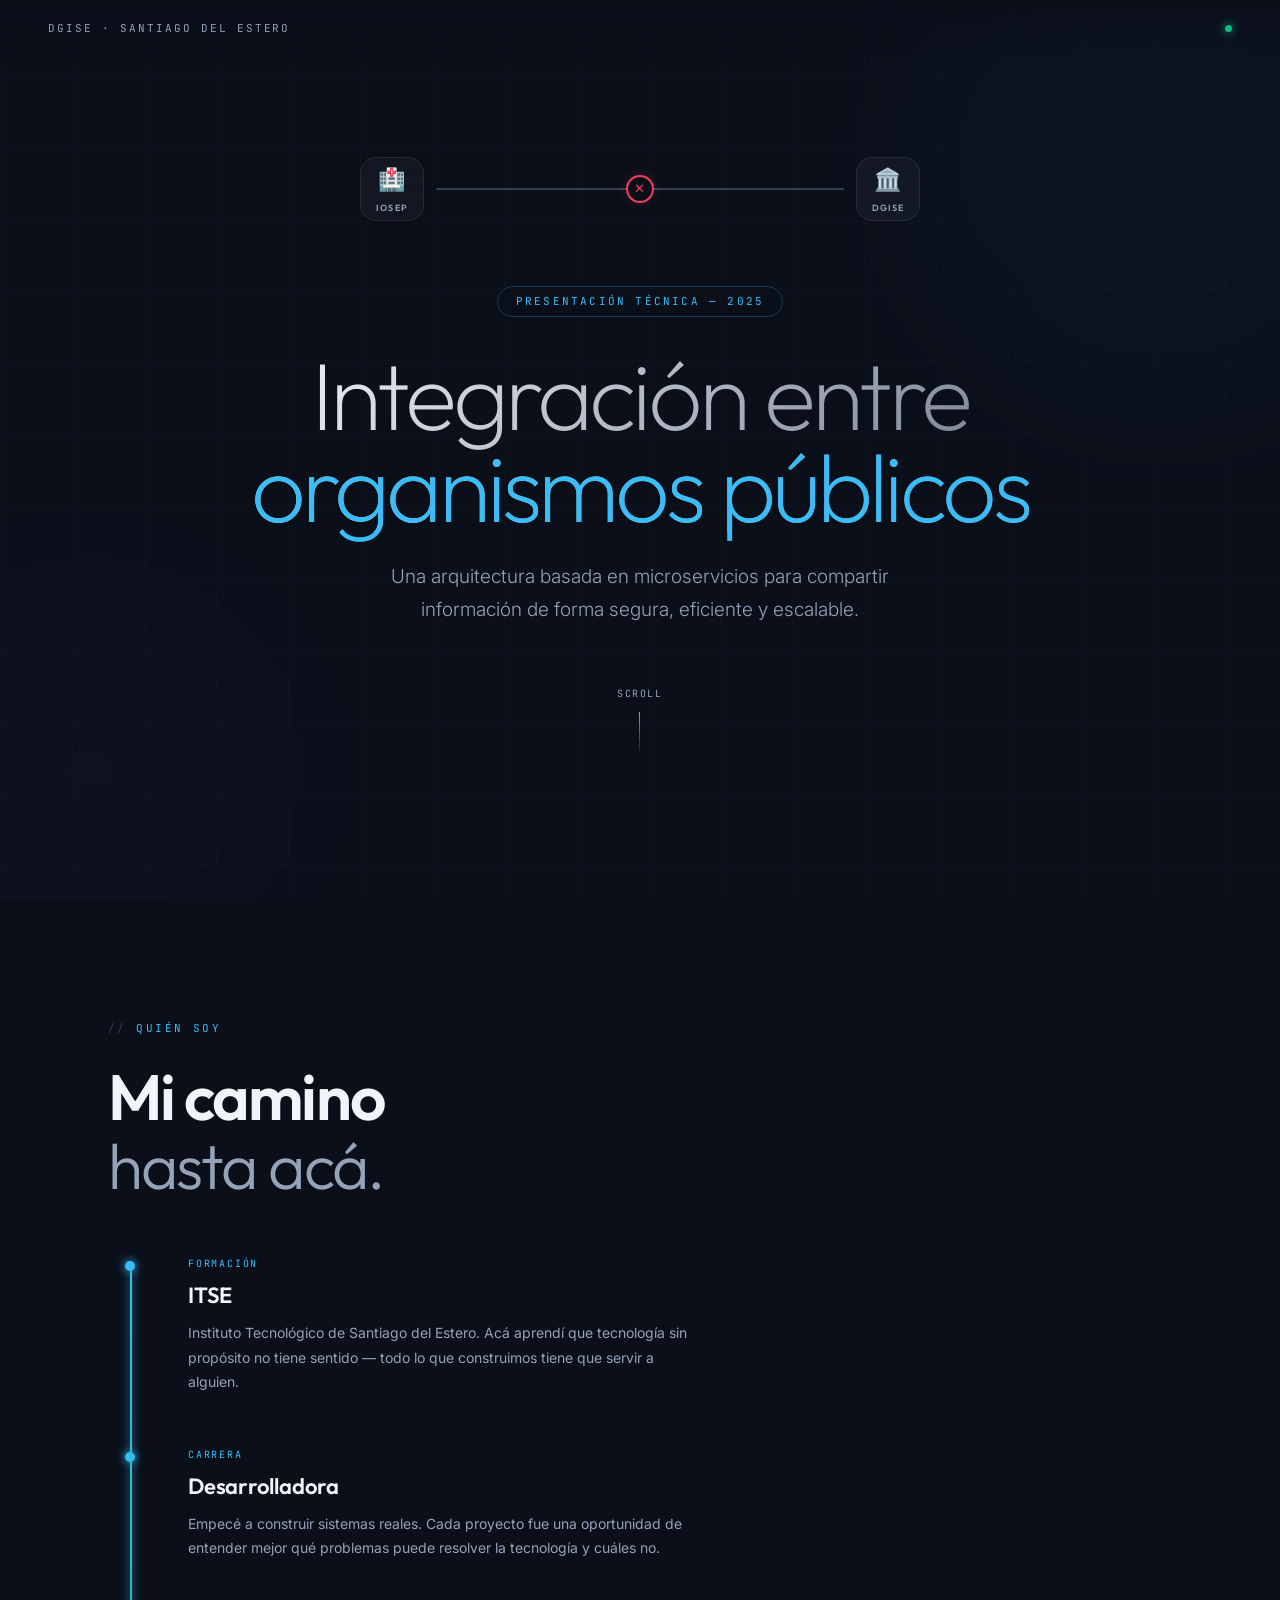
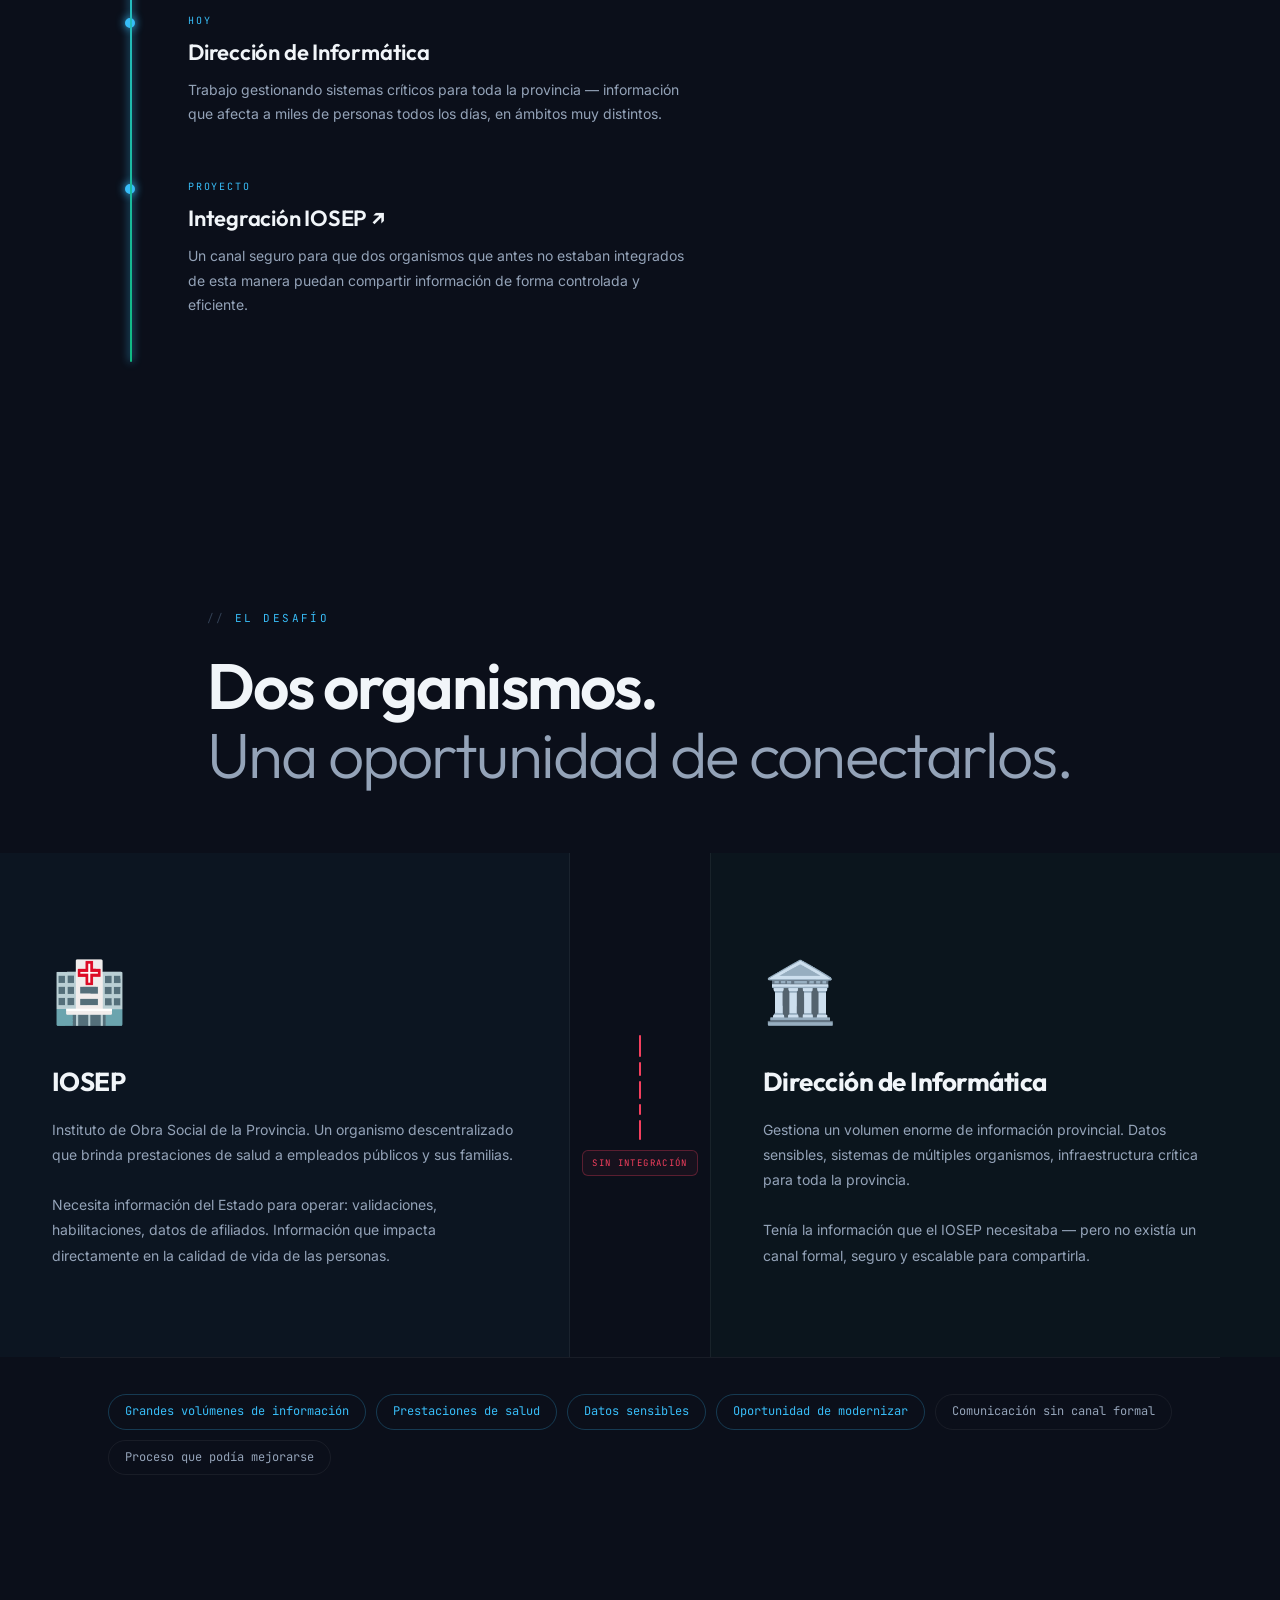
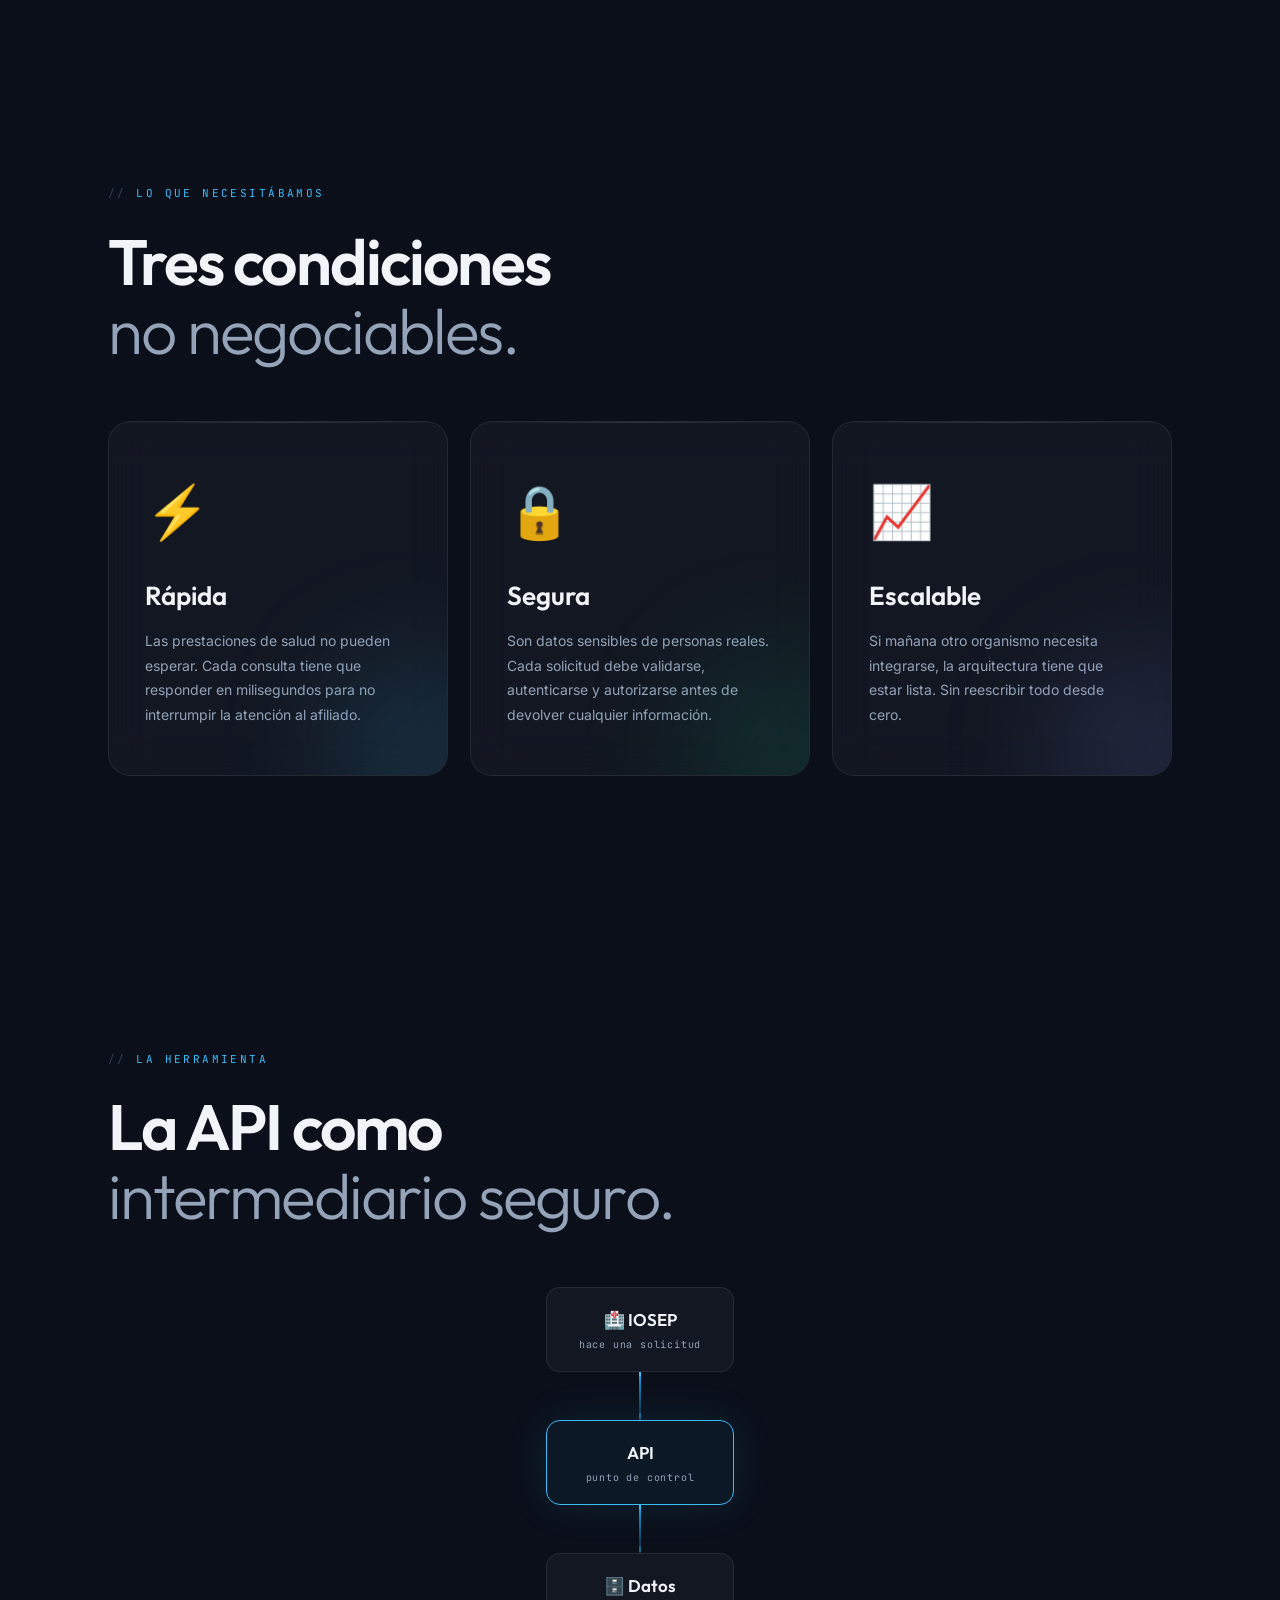
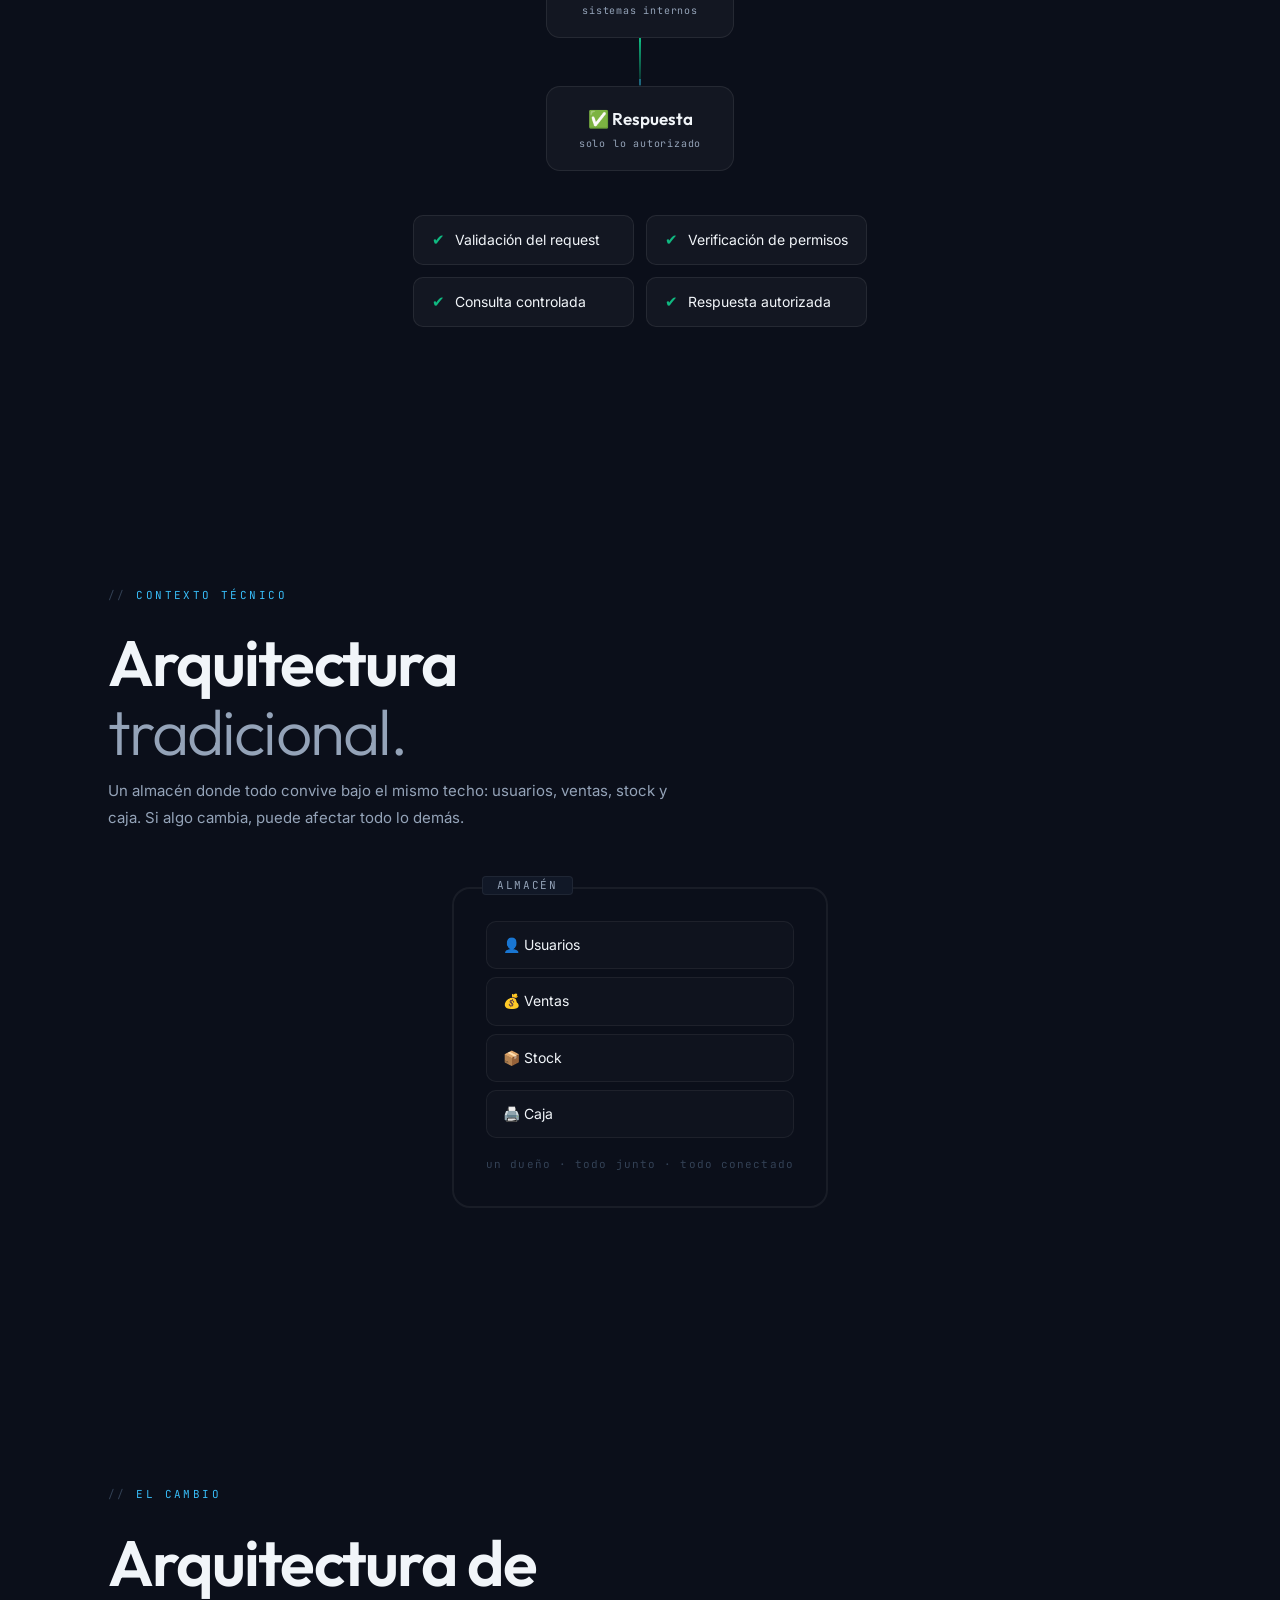
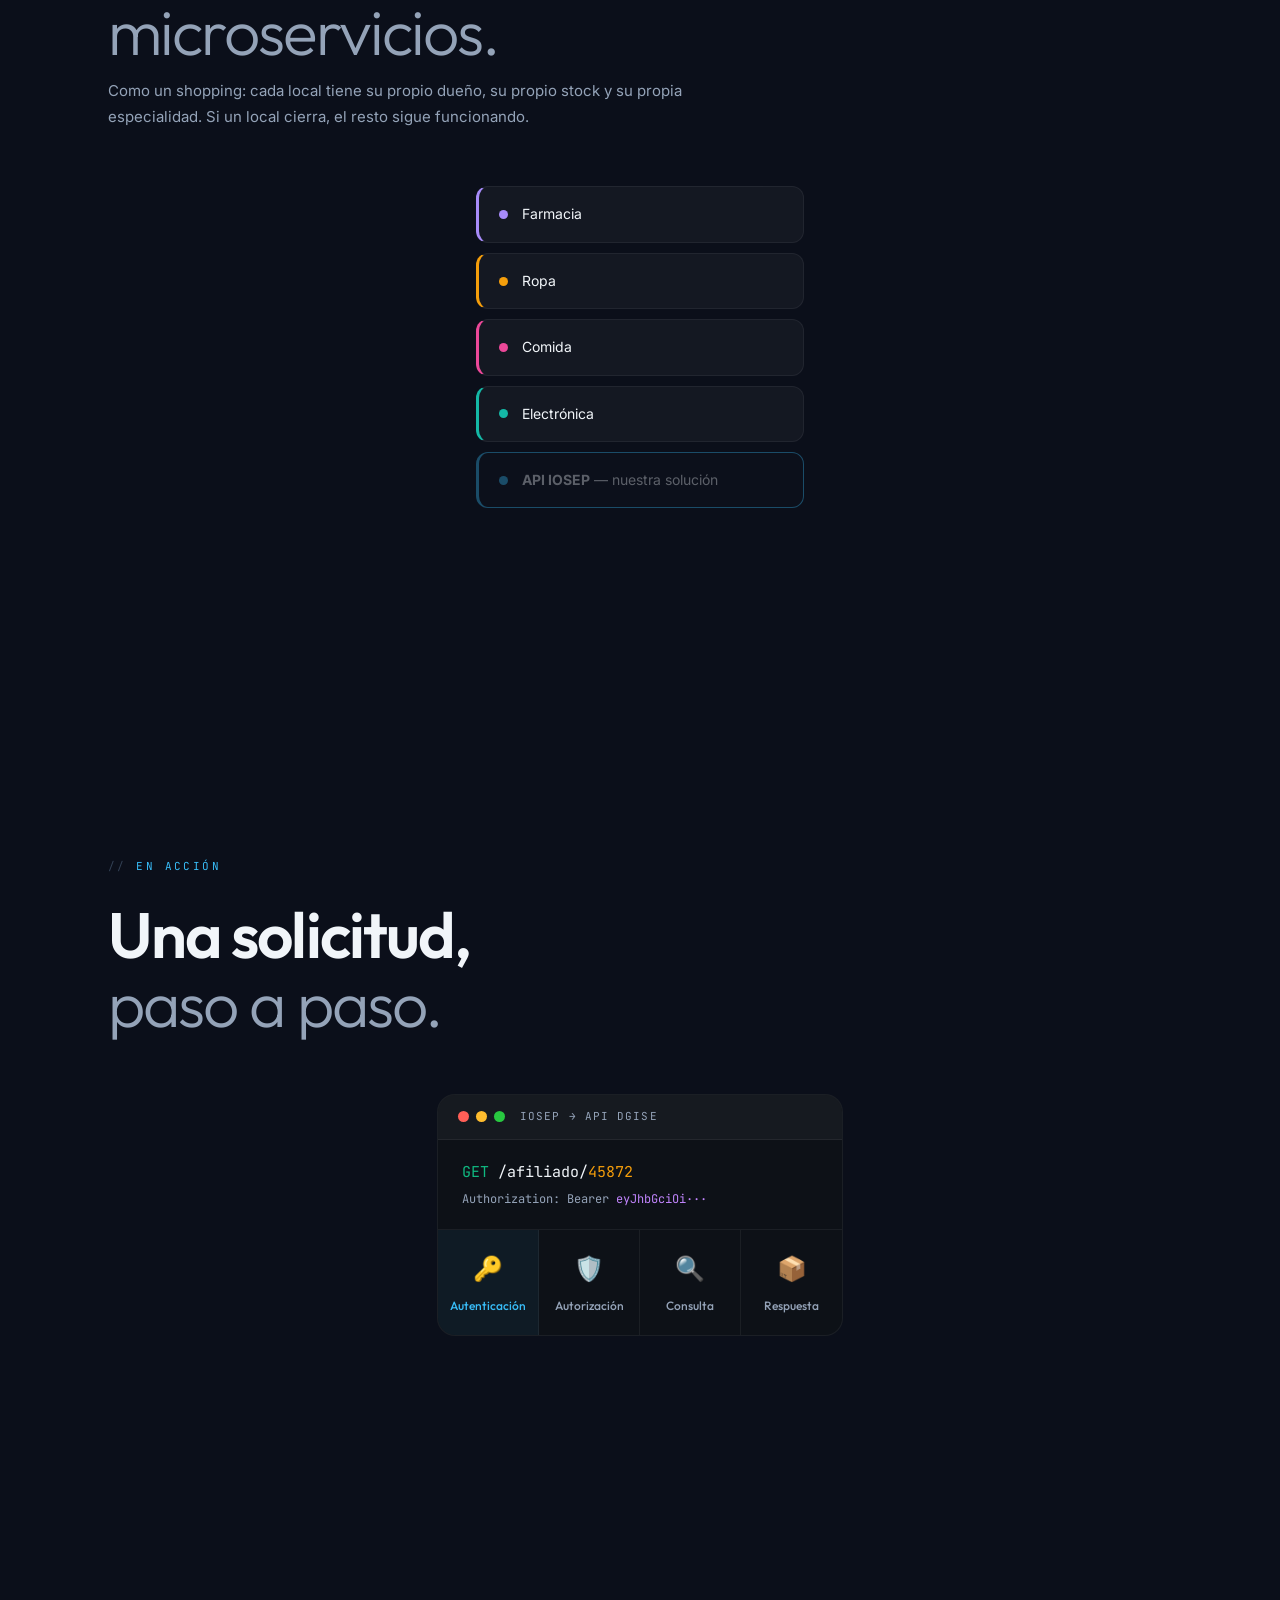
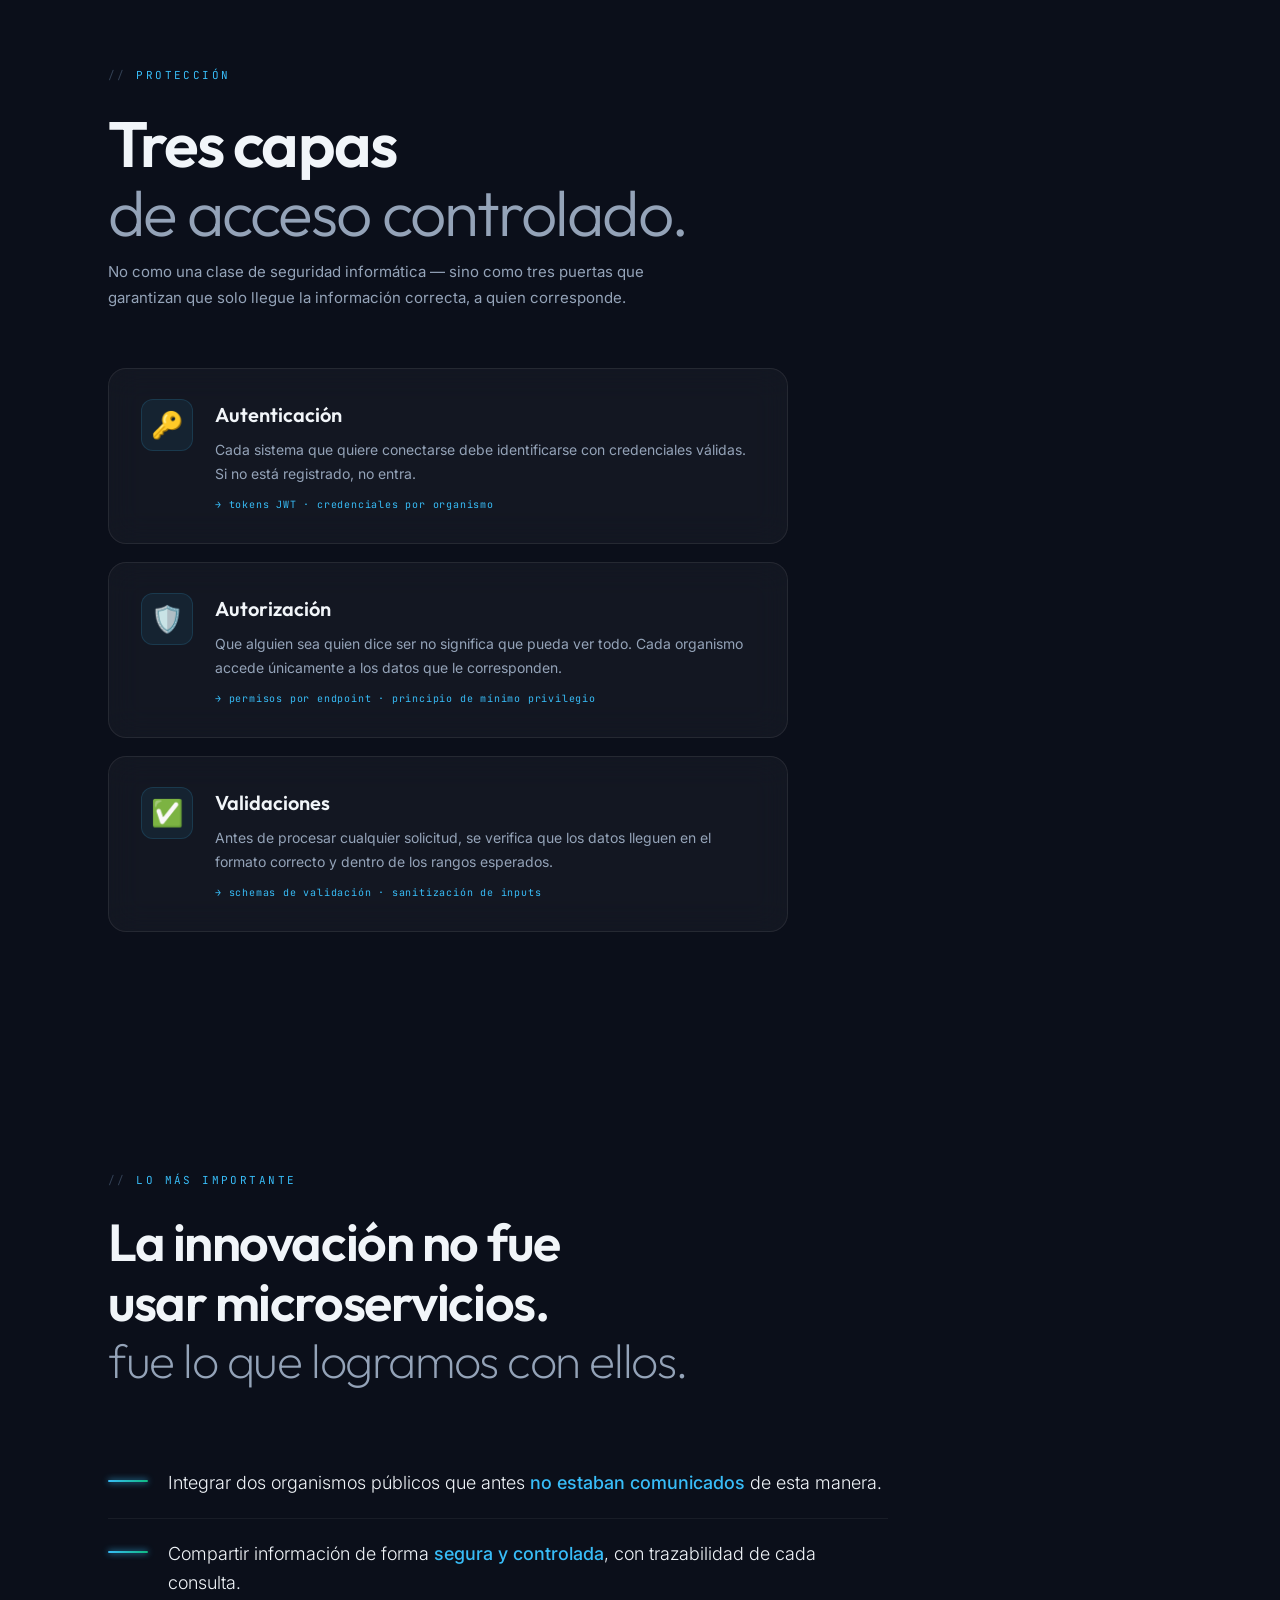
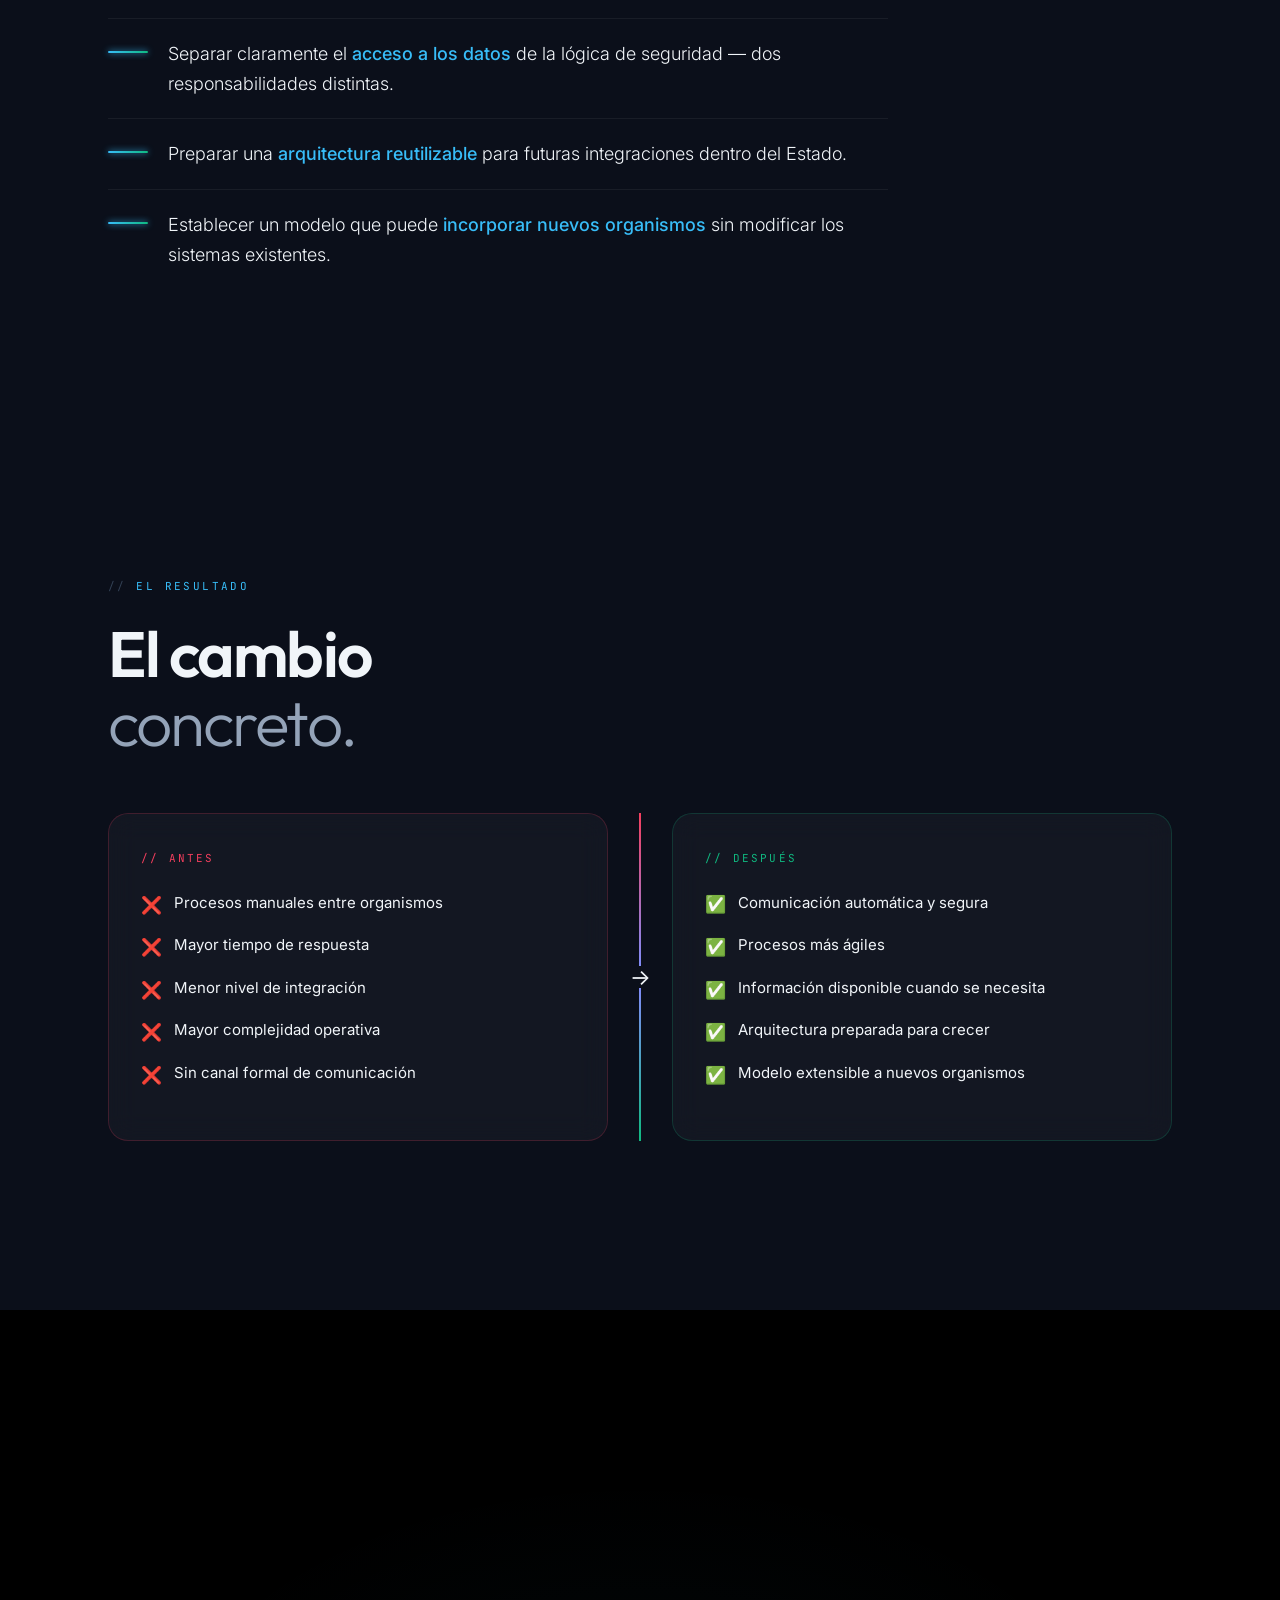
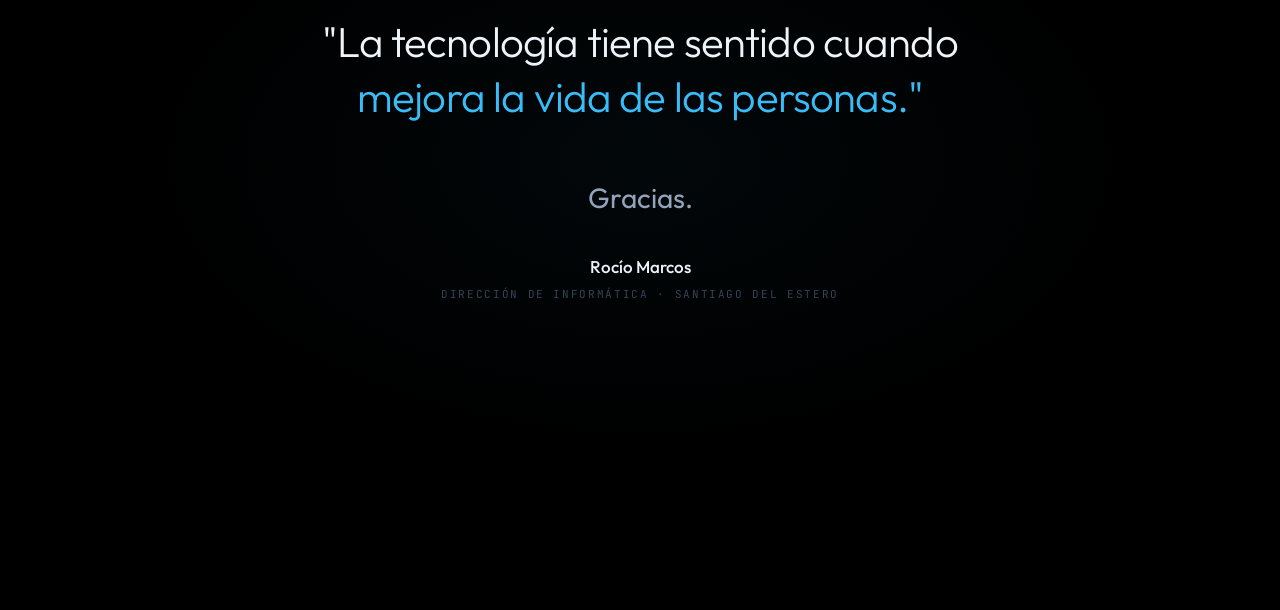
<file: index.html>
<!DOCTYPE html>
<html lang="es">
<head>
<meta charset="UTF-8">
<meta name="viewport" content="width=device-width, initial-scale=1.0">
<title>Integración IOSEP — Rocío Marcos</title>
<link rel="preconnect" href="https://fonts.googleapis.com">
<link href="https://fonts.googleapis.com/css2?family=Outfit:wght@200;300;400;600;700&family=Inter:wght@300;400;500&family=JetBrains+Mono:wght@400;500&display=swap" rel="stylesheet">
<style>
/* ═══════════════════════════════════════════
   RESET & BASE
═══════════════════════════════════════════ */
*, *::before, *::after { box-sizing: border-box; margin: 0; padding: 0; }

:root {
  --bg:        #0b0f1a;
  --bg-card:   #111827;
  --sky:       #38bdf8;
  --sky-dim:   #0ea5e9;
  --sky-glow:  rgba(56,189,248,0.12);
  --green:     #10b981;
  --green-glow:rgba(16,185,129,0.15);
  --red:       #f43f5e;
  --red-glow:  rgba(244,63,94,0.15);
  --indigo:    #818cf8;
  --white:     #f1f5f9;
  --gray:      #94a3b8;
  --gray-dim:  #334155;
  --border:    rgba(255,255,255,0.06);
  --glass-bg:  rgba(255,255,255,0.035);
  --glass-bdr: rgba(255,255,255,0.08);
  --radius:    18px;
}

html { scroll-behavior: smooth; font-size: 16px; }

body {
  background: var(--bg);
  color: var(--white);
  font-family: 'Inter', sans-serif;
  overflow-x: hidden;
  line-height: 1.6;
  -webkit-font-smoothing: antialiased;
}

/* ─ scrollbar ─ */
::-webkit-scrollbar { width: 3px; }
::-webkit-scrollbar-track { background: var(--bg); }
::-webkit-scrollbar-thumb { background: var(--sky-dim); border-radius: 2px; }

/* ─ progress bar ─ */
#pbar {
  position: fixed; top: 0; left: 0; height: 2px; z-index: 9999;
  background: linear-gradient(90deg, var(--sky), var(--green));
  width: 0%; transition: width 0.1s linear;
  box-shadow: 0 0 6px var(--sky);
}

/* ─ nav ─ */
#nav {
  position: fixed; top: 0; left: 0; right: 0; z-index: 100;
  padding: 20px 48px;
  display: flex; justify-content: space-between; align-items: center;
  background: linear-gradient(to bottom, rgba(11,15,26,0.9) 0%, transparent 100%);
  backdrop-filter: blur(0px);
}
.nav-id {
  font-family: 'JetBrains Mono', monospace;
  font-size: 11px; color: var(--gray); letter-spacing: 0.18em;
  text-transform: uppercase;
}
.nav-pulse {
  width: 7px; height: 7px; border-radius: 50%;
  background: var(--green);
  box-shadow: 0 0 10px var(--green);
  animation: blink 2.4s ease-in-out infinite;
}
@keyframes blink { 0%,100%{opacity:1;} 50%{opacity:.3;} }

/* ─ general section ─ */
.sec {
  min-height: 100vh;
  padding: 120px 48px;
  max-width: 1160px;
  margin: 0 auto;
  display: flex; flex-direction: column; justify-content: center;
}
.sec-full {
  min-height: 100vh;
  padding: 120px 0;
  display: flex; flex-direction: column; justify-content: center;
}

/* ─ eyebrow ─ */
.eyebrow {
  font-family: 'JetBrains Mono', monospace;
  font-size: 11px; letter-spacing: 0.22em;
  color: var(--sky); text-transform: uppercase;
  margin-bottom: 24px;
  opacity: 0; transition: opacity .6s, transform .6s;
  transform: translateY(8px);
}
.eyebrow::before { content: '// '; color: var(--gray-dim); }
.eyebrow.in { opacity: 1; transform: translateY(0); }

/* ─ section heading ─ */
.sh {
  font-family: 'Outfit', sans-serif;
  font-weight: 600; letter-spacing: -0.03em;
  line-height: 1.08;
}
.sh-xl { font-size: clamp(36px, 5.5vw, 64px); }
.sh-lg { font-size: clamp(28px, 4vw, 48px); }
.sh-accent { color: var(--sky); }
.sh-dim    { color: var(--gray); font-weight: 300; }

/* ─ scroll-animate classes ─ */
.fade-up   { opacity:0; transform:translateY(32px); transition:opacity .7s ease, transform .7s ease; }
.fade-left { opacity:0; transform:translateX(-28px); transition:opacity .7s ease, transform .7s ease; }
.fade-right{ opacity:0; transform:translateX(28px);  transition:opacity .7s ease, transform .7s ease; }
.scale-in  { opacity:0; transform:scale(.96);        transition:opacity .7s ease, transform .7s ease; }
.fade-up.in, .fade-left.in, .fade-right.in, .scale-in.in { opacity:1; transform:none; }
.d1{transition-delay:.1s}
.d2{transition-delay:.2s}
.d3{transition-delay:.32s}
.d4{transition-delay:.44s}
.d5{transition-delay:.56s}
.d6{transition-delay:.68s}

/* ═══════════════════════════════════════════
   § 1  HERO
═══════════════════════════════════════════ */
#hero {
  min-height: 100vh; position: relative;
  display: flex; flex-direction: column;
  justify-content: center; align-items: center;
  text-align: center; overflow: hidden;
  padding: 0 40px;
}

/* grid bg */
#hero-grid {
  position: absolute; inset: 0; pointer-events: none;
  background-image:
    linear-gradient(rgba(56,189,248,.028) 1px, transparent 1px),
    linear-gradient(90deg, rgba(56,189,248,.028) 1px, transparent 1px);
  background-size: 72px 72px;
}

/* orbs */
.orb {
  position: absolute; border-radius: 50%;
  filter: blur(90px); pointer-events: none; opacity: .45;
}
.orb-1 { width:480px;height:480px;background:rgba(56,189,248,.07);top:-80px;right:-120px; }
.orb-2 { width:380px;height:380px;background:rgba(129,140,248,.06);bottom:-60px;left:-100px; }

/* hero two-node animation */
#hero-nodes {
  position: relative; width: 100%; max-width: 560px;
  height: 90px; margin: 0 auto 52px;
  display: flex; align-items: center; justify-content: space-between;
}
.h-node {
  width: 64px; height: 64px; border-radius: 16px;
  display: flex; flex-direction: column; align-items: center; justify-content: center;
  gap: 4px;
  border: 1px solid var(--glass-bdr);
  background: var(--glass-bg); backdrop-filter: blur(12px);
  font-size: 22px;
}
.h-node-label {
  font-family: 'Outfit', sans-serif; font-size: 9px; font-weight: 600;
  letter-spacing: .12em; text-transform: uppercase; color: var(--gray);
}
#hero-line {
  flex: 1; height: 2px; margin: 0 12px; position: relative;
  background: var(--gray-dim); border-radius: 2px; overflow: visible;
}
#hero-packet {
  position: absolute; top: 50%; transform: translateY(-50%);
  width: 10px; height: 10px; border-radius: 50%;
  background: var(--sky); box-shadow: 0 0 10px var(--sky);
  left: -5px; animation: heroTravel 2.8s ease-in-out infinite;
  opacity: 0;
}
@keyframes heroTravel {
  0%   { left:-5px; opacity:0; }
  10%  { opacity:1; }
  90%  { opacity:1; }
  100% { left:calc(100% + 5px); opacity:0; }
}
#hero-blocker {
  position: absolute; left: 50%; top: 50%;
  transform: translate(-50%,-50%);
  width: 28px; height: 28px; border-radius: 50%;
  background: var(--bg); border: 2px solid var(--red);
  display: flex; align-items: center; justify-content: center;
  font-size: 13px; color: var(--red);
  box-shadow: 0 0 12px var(--red-glow);
  animation: heroBloker 2.8s ease-in-out infinite;
}
@keyframes heroBloker {
  0%,20%  { opacity:0; }
  45%,70% { opacity:1; }
  100%    { opacity:0; }
}

.hero-tag {
  font-family: 'JetBrains Mono', monospace;
  font-size: 11px; letter-spacing: .2em; color: var(--sky);
  border: 1px solid rgba(56,189,248,.25); border-radius: 100px;
  padding: 6px 18px; display: inline-block; margin-bottom: 32px;
  text-transform: uppercase;
}
.hero-h1 {
  font-family: 'Outfit', sans-serif; font-weight: 200;
  font-size: clamp(40px, 7.5vw, 96px);
  letter-spacing: -0.04em; line-height: .95;
  margin-bottom: 28px;
  background: linear-gradient(135deg, var(--white) 0%, rgba(148,163,184,.7) 100%);
  -webkit-background-clip: text; -webkit-text-fill-color: transparent;
  background-clip: text;
}
.hero-h1 em { font-style: normal; -webkit-text-fill-color: var(--sky); }
.hero-sub {
  font-size: clamp(15px, 1.8vw, 19px);
  color: var(--gray); max-width: 580px; margin: 0 auto 60px;
  font-weight: 300; line-height: 1.75;
}
.hero-scroll {
  display: flex; flex-direction: column; align-items: center; gap: 10px;
  color: var(--gray); font-family: 'JetBrains Mono', monospace;
  font-size: 10px; letter-spacing: .15em; text-transform: uppercase;
  animation: floatScroll 3s ease-in-out infinite;
}
.hero-scroll-line { width: 1px; height: 44px; background: linear-gradient(to bottom, var(--sky), transparent); }
@keyframes floatScroll { 0%,100%{transform:translateY(0)} 50%{transform:translateY(7px)} }

/* ═══════════════════════════════════════════
   § 2  QUIÉN SOY — TIMELINE
═══════════════════════════════════════════ */
#quien { }

.tl-wrap { position: relative; padding-left: 0; margin-top: 56px; }
.tl-track {
  position: absolute; left: 22px; top: 8px; bottom: 8px;
  width: 2px; background: var(--border); border-radius: 2px;
}
.tl-fill {
  position: absolute; left: 22px; top: 8px;
  width: 2px; height: 0; border-radius: 2px;
  background: linear-gradient(to bottom, var(--sky), var(--green));
  box-shadow: 0 0 8px var(--sky); transition: height 1.6s cubic-bezier(.4,0,.2,1);
}
.tl-fill.active { height: calc(100% - 16px); }

.tl-item {
  display: flex; gap: 36px; margin-bottom: 52px;
  opacity: 0; transform: translateX(-20px);
  transition: opacity .65s ease, transform .65s ease;
}
.tl-item.in { opacity: 1; transform: none; }

.tl-dot-col { width: 44px; flex-shrink: 0; display: flex; justify-content: center; padding-top: 5px; }
.tl-dot {
  width: 10px; height: 10px; border-radius: 50%;
  background: var(--bg); border: 2px solid var(--gray-dim);
  transition: background .4s, border-color .4s, box-shadow .4s;
}
.tl-item.in .tl-dot { background: var(--sky); border-color: var(--sky); box-shadow: 0 0 10px var(--sky); }

.tl-body {}
.tl-tag { font-family: 'JetBrains Mono', monospace; font-size: 10px; color: var(--sky); letter-spacing: .18em; text-transform: uppercase; margin-bottom: 6px; }
.tl-title { font-family: 'Outfit', sans-serif; font-size: 22px; font-weight: 600; margin-bottom: 8px; letter-spacing: -.01em; }
.tl-desc { font-size: 14px; color: var(--gray); line-height: 1.75; max-width: 500px; }

/* ═══════════════════════════════════════════
   § 3  EL DESAFÍO — SPLIT
═══════════════════════════════════════════ */
#desafio { max-width: none; padding-left: 0; padding-right: 0; }
.desafio-intro { max-width: 1160px; margin: 0 auto; padding: 0 48px 64px; }

.split-grid {
  display: grid; grid-template-columns: 1fr 140px 1fr;
  min-height: 56vh;
}
.split-side {
  padding: 64px 52px;
  display: flex; flex-direction: column; justify-content: center;
}
.split-left  { background: rgba(56,189,248,.03); border-right: 1px solid var(--border); }
.split-right { background: rgba(16,185,129,.03); border-left: 1px solid var(--border); }
.split-icon  { font-size: 60px; margin-bottom: 22px; }
.split-name  { font-family: 'Outfit', sans-serif; font-size: 26px; font-weight: 700; margin-bottom: 14px; letter-spacing: -.02em; }
.split-desc  { font-size: 14px; color: var(--gray); line-height: 1.8; }

.split-mid {
  display: flex; flex-direction: column;
  align-items: center; justify-content: center; gap: 10px;
}
.broken-segs { display: flex; flex-direction: column; align-items: center; gap: 5px; }
.bs { width: 2px; background: var(--red); border-radius: 2px; animation: segFlicker 1.6s ease-in-out infinite; opacity: 0; transition: opacity .5s; }
.bs.shown { opacity: 1; }
.bs:nth-child(1){height:22px;animation-delay:0s}
.bs:nth-child(2){height:14px;animation-delay:.18s}
.bs:nth-child(3){height:18px;animation-delay:.36s}
.bs:nth-child(4){height:11px;animation-delay:.1s}
.bs:nth-child(5){height:20px;animation-delay:.28s}
@keyframes segFlicker { 0%,100%{opacity:1} 50%{opacity:.15} }

.mid-badge {
  font-family: 'JetBrains Mono', monospace; font-size: 9px;
  color: var(--red); letter-spacing: .15em; text-transform: uppercase;
  border: 1px solid rgba(244,63,94,.3); border-radius: 6px;
  padding: 5px 9px; background: rgba(244,63,94,.05);
  opacity: 0; transition: opacity .5s .4s;
}
.mid-badge.shown { opacity: 1; }

.desafio-tags {
  max-width: 1160px; margin: 0 auto;
  padding: 36px 48px; display: flex; flex-wrap: wrap; gap: 10px;
  border-top: 1px solid var(--border);
}
.dtag {
  font-family: 'JetBrains Mono', monospace; font-size: 12px;
  padding: 7px 16px; border-radius: 100px;
  border: 1px solid var(--border); color: var(--gray);
  opacity: 0; transform: translateY(10px);
  transition: opacity .5s ease, transform .5s ease;
}
.dtag.in { opacity: 1; transform: none; }
.dtag.sky { border-color: rgba(56,189,248,.25); color: var(--sky); }

/* ═══════════════════════════════════════════
   § 4  REQUISITOS — GLASS CARDS
═══════════════════════════════════════════ */
#requisitos {}
.req-cards { display: grid; grid-template-columns: repeat(auto-fit, minmax(280px, 1fr)); gap: 22px; margin-top: 56px; }
.req-card {
  background: var(--glass-bg); border: 1px solid var(--glass-bdr);
  border-radius: 22px; padding: 48px 36px;
  backdrop-filter: blur(20px); -webkit-backdrop-filter: blur(20px);
  position: relative; overflow: hidden;
  transition: border-color .3s, box-shadow .3s, transform .3s;
  opacity: 0; transform: translateY(36px);
  transition: opacity .7s ease, transform .7s ease, border-color .3s, box-shadow .3s;
}
.req-card::before {
  content: ''; position: absolute; top: 0; left: 0; right: 0; height: 1px;
  background: linear-gradient(90deg, transparent, rgba(255,255,255,.12), transparent);
}
.req-card.in { opacity: 1; transform: translateY(0); }
.req-card:hover { border-color: rgba(56,189,248,.3); box-shadow: 0 0 36px rgba(56,189,248,.08); transform: translateY(-4px) !important; }
.req-emoji { font-size: 52px; margin-bottom: 22px; display: block; }
.req-title { font-family: 'Outfit', sans-serif; font-size: 26px; font-weight: 600; margin-bottom: 12px; }
.req-desc { font-size: 14px; color: var(--gray); line-height: 1.75; }
.req-glow { position: absolute; width: 150px; height: 150px; border-radius: 50%; filter: blur(70px); bottom: -50px; right: -50px; opacity: .25; pointer-events: none; }

/* ═══════════════════════════════════════════
   § 5  QUÉ HACE LA API — FLOW ANIMATION
═══════════════════════════════════════════ */
#api-flow-sec {}
.flow-container { max-width: 420px; margin: 56px auto 0; }

.fn {
  background: var(--glass-bg); border: 1px solid var(--glass-bdr);
  border-radius: 14px; padding: 18px 32px;
  text-align: center; position: relative;
  opacity: 0; transform: translateY(18px);
  transition: opacity .55s ease, transform .55s ease, border-color .4s, box-shadow .4s;
}
.fn.in { opacity: 1; transform: none; }
.fn.lit { border-color: var(--sky); box-shadow: 0 0 28px rgba(56,189,248,.18); }
.fn.lit-green { border-color: var(--green); box-shadow: 0 0 28px rgba(16,185,129,.18); }
.fn-label { font-family: 'Outfit', sans-serif; font-size: 17px; font-weight: 600; }
.fn-sub { font-family: 'JetBrains Mono', monospace; font-size: 10px; color: var(--gray); margin-top: 4px; letter-spacing: .08em; }

.fa {
  width: 2px; height: 48px; margin: 0 auto;
  background: linear-gradient(to bottom, var(--sky-dim), rgba(56,189,248,.1));
  position: relative; overflow: hidden;
  opacity: 0; transition: opacity .4s ease;
}
.fa.in { opacity: 1; }
.fa-pkt {
  position: absolute; left: 50%; transform: translateX(-50%);
  width: 8px; height: 8px; border-radius: 50%;
  background: var(--sky); box-shadow: 0 0 8px var(--sky);
  top: -4px; display: none;
  animation: pktTravel 1.6s ease-in-out infinite;
}
.fa.in .fa-pkt { display: block; }
@keyframes pktTravel { 0%{top:-4px;opacity:0} 8%{opacity:1} 92%{opacity:1} 100%{top:calc(100% + 4px);opacity:0} }
.fa::after {
  content: ''; position: absolute; bottom: 0; left: 50%;
  transform: translateX(-50%);
  border-left: 4px solid transparent;
  border-right: 4px solid transparent;
  border-top: 7px solid rgba(56,189,248,.4);
}

.api-center {
  border-color: var(--sky); background: rgba(56,189,248,.05) !important;
  box-shadow: 0 0 40px rgba(56,189,248,.12) !important;
}

.flow-checks { max-width: 600px; margin: 44px auto 0; display: grid; grid-template-columns: 1fr 1fr; gap: 12px; }
.fcheck {
  background: var(--glass-bg); border: 1px solid var(--glass-bdr);
  border-radius: 10px; padding: 12px 18px;
  display: flex; align-items: center; gap: 10px; font-size: 14px;
  opacity: 0; transform: translateX(-10px);
  transition: opacity .5s ease, transform .5s ease;
}
.fcheck.in { opacity: 1; transform: none; }
.fck-icon { color: var(--green); font-size: 15px; }

/* ═══════════════════════════════════════════
   § 6  ARQUITECTURA TRADICIONAL
═══════════════════════════════════════════ */
#arq-trad {}
.almacen-wrap { max-width: 520px; margin: 56px auto 0; }
.almacen-box {
  border: 2px solid var(--border); border-radius: 18px; padding: 32px;
  position: relative;
}
.almacen-title-badge {
  position: absolute; top: -13px; left: 28px;
  background: var(--bg-card); padding: 0 14px;
  font-family: 'JetBrains Mono', monospace; font-size: 11px;
  color: var(--gray); letter-spacing: .15em; text-transform: uppercase;
  border: 1px solid var(--border); border-radius: 4px;
}
.almacen-item {
  display: flex; align-items: center; gap: 12px;
  padding: 12px 16px; border-radius: 10px; margin-bottom: 8px;
  background: rgba(255,255,255,.02); border: 1px solid var(--border);
  font-size: 14px; cursor: default;
  transition: background .35s, border-color .35s, box-shadow .35s;
}
.almacen-item:last-child { margin-bottom: 0; }
.almacen-item:hover,
.almacen-item.lit {
  background: rgba(56,189,248,.07); border-color: rgba(56,189,248,.35);
  box-shadow: 0 0 16px rgba(56,189,248,.08);
}
.almacen-footer {
  margin-top: 18px; text-align: center;
  font-family: 'JetBrains Mono', monospace; font-size: 11px;
  color: var(--gray-dim); letter-spacing: .1em;
}

/* ═══════════════════════════════════════════
   § 7  MICROSERVICIOS
═══════════════════════════════════════════ */
#arq-micro {}
.locals-wrap { max-width: 560px; margin: 56px auto 0; display: flex; flex-direction: column; gap: 10px; }
.local-row {
  border-radius: 12px; padding: 16px 20px;
  display: flex; align-items: center; gap: 14px; font-size: 14px;
  border: 1px solid var(--border); background: rgba(255,255,255,.02);
  opacity: .35;
  transition: opacity .45s, border-color .45s, background .45s, box-shadow .45s, transform .3s;
  cursor: default;
}
.local-row.active {
  opacity: 1; background: rgba(255,255,255,.04);
}
.local-row.star {
  opacity: 1; border-color: var(--sky);
  background: rgba(56,189,248,.07);
  box-shadow: 0 0 32px rgba(56,189,248,.15);
  transform: translateX(4px);
}
.local-dot { width: 9px; height: 9px; border-radius: 50%; flex-shrink: 0; }
.local-name { flex: 1; }
.local-badge {
  font-family: 'JetBrains Mono', monospace; font-size: 9px;
  color: var(--sky); border: 1px solid rgba(56,189,248,.3);
  border-radius: 4px; padding: 2px 7px; letter-spacing: .1em; text-transform: uppercase;
  opacity: 0; transition: opacity .4s;
}
.local-row.star .local-badge { opacity: 1; }

/* ═══════════════════════════════════════════
   § 8  RECORRIDO DE UNA SOLICITUD
═══════════════════════════════════════════ */
#request-sec {}
.req-terminal {
  background: #0d1117; border: 1px solid var(--border);
  border-radius: 18px; overflow: hidden;
  max-width: 660px; margin: 56px auto 0;
}
.terminal-bar {
  background: rgba(255,255,255,.04); padding: 13px 20px;
  border-bottom: 1px solid var(--border);
  display: flex; align-items: center; gap: 7px;
}
.tb-dot { width: 11px; height: 11px; border-radius: 50%; }
.tb-r{background:#ff5f57} .tb-y{background:#febc2e} .tb-g{background:#28c840}
.terminal-label {
  margin-left: 8px; font-family: 'JetBrains Mono', monospace;
  font-size: 11px; color: var(--gray); letter-spacing: .1em;
}
.req-code-line {
  padding: 20px 24px; border-bottom: 1px solid var(--border);
  font-family: 'JetBrains Mono', monospace; font-size: 15px;
}
.rc-method { color: var(--green); }
.rc-path { color: var(--white); }
.rc-param { color: #f59e0b; }
.rc-header { color: var(--gray); font-size: 12px; margin-top: 6px; }
.rc-token  { color: #c084fc; }

.req-pipeline {
  display: grid; grid-template-columns: repeat(4,1fr);
}
.rp-step {
  padding: 20px 12px; text-align: center;
  border-right: 1px solid var(--border);
  transition: background .4s;
}
.rp-step:last-child { border-right: none; }
.rp-step.active { background: rgba(56,189,248,.06); }
.rp-icon { font-size: 24px; margin-bottom: 8px; }
.rp-name {
  font-family: 'Outfit', sans-serif; font-size: 12px; font-weight: 500;
  color: var(--gray); transition: color .4s;
}
.rp-step.active .rp-name { color: var(--sky); }

.req-response-out {
  padding: 18px 24px; border-top: 1px solid var(--border);
  font-family: 'JetBrains Mono', monospace; font-size: 12px;
  display: none; line-height: 1.8;
}
.req-response-out.shown { display: block; }
.rr-status { color: var(--green); font-weight: 500; margin-bottom: 10px; }
.rr-key { color: var(--sky); }
.rr-val { color: #f59e0b; }
.rr-bool { color: var(--sky); }

/* ═══════════════════════════════════════════
   § 9  SEGURIDAD
═══════════════════════════════════════════ */
#seguridad {}
.sec-blocks { margin-top: 56px; display: flex; flex-direction: column; gap: 18px; max-width: 680px; }
.sec-blk {
  background: var(--glass-bg); border: 1px solid var(--glass-bdr);
  border-radius: 18px; padding: 30px 32px;
  display: flex; gap: 22px; align-items: flex-start;
  backdrop-filter: blur(16px);
  opacity: 0; transform: translateX(-22px);
  transition: opacity .65s ease, transform .65s ease;
}
.sec-blk.in { opacity: 1; transform: none; }
.sec-blk:hover { border-color: rgba(56,189,248,.25); }
.sec-blk-icon {
  width: 52px; height: 52px; flex-shrink: 0; border-radius: 12px;
  background: rgba(56,189,248,.07); border: 1px solid rgba(56,189,248,.15);
  display: flex; align-items: center; justify-content: center; font-size: 26px;
}
.sec-blk-t { font-family: 'Outfit', sans-serif; font-size: 20px; font-weight: 600; margin-bottom: 7px; }
.sec-blk-d { font-size: 14px; color: var(--gray); line-height: 1.75; }
.sec-blk-tag {
  font-family: 'JetBrains Mono', monospace; font-size: 10px;
  color: var(--sky); margin-top: 10px; letter-spacing: .08em;
}

/* ═══════════════════════════════════════════
   § 10  DÓNDE ESTUVO LA INNOVACIÓN  ★ KEY
═══════════════════════════════════════════ */
#innovacion {}
.innov-statement {
  font-family: 'Outfit', sans-serif; font-weight: 200;
  font-size: clamp(24px, 4vw, 48px); letter-spacing: -.03em;
  line-height: 1.15; color: var(--gray); margin-bottom: 60px;
}
.innov-statement strong {
  display: block; color: var(--white); font-weight: 600;
  font-size: clamp(28px, 4.5vw, 52px);
}

.innov-list { display: flex; flex-direction: column; gap: 0; max-width: 780px; }
.innov-item {
  display: flex; align-items: flex-start; gap: 0;
  padding: 20px 0; border-bottom: 1px solid var(--border);
  opacity: 0;
  transition: opacity .7s ease;
}
.innov-item:last-child { border-bottom: none; }
.innov-item.in { opacity: 1; }

/* the line that "builds" left to right */
.innov-line {
  width: 0; height: 2px; flex-shrink: 0; margin-top: 12px; margin-right: 20px;
  background: linear-gradient(90deg, var(--sky), var(--green));
  border-radius: 2px; box-shadow: 0 0 6px var(--sky);
  transition: width 1s cubic-bezier(.4,0,.2,1);
}
.innov-item.in .innov-line { width: 40px; }

.innov-text { font-size: clamp(15px, 1.8vw, 18px); line-height: 1.65; color: var(--white); font-weight: 300; }
.innov-text em { font-style: normal; color: var(--sky); font-weight: 500; }

/* ═══════════════════════════════════════════
   § 11  IMPACTO — ANTES / DESPUÉS
═══════════════════════════════════════════ */
#impacto {}
.ad-grid {
  margin-top: 56px;
  display: grid; grid-template-columns: 1fr 64px 1fr; gap: 0;
  align-items: stretch;
}
.ad-col {
  background: var(--glass-bg); border: 1px solid var(--glass-bdr);
  border-radius: 20px; padding: 36px 32px; backdrop-filter: blur(14px);
}
.ad-col.before { border-color: rgba(244,63,94,.2); }
.ad-col.after  { border-color: rgba(16,185,129,.2); }
.ad-lbl {
  font-family: 'JetBrains Mono', monospace; font-size: 11px;
  letter-spacing: .2em; text-transform: uppercase; margin-bottom: 24px;
}
.ad-lbl.red   { color: var(--red); }
.ad-lbl.green { color: var(--green); }
.ad-row { display: flex; align-items: flex-start; gap: 12px; margin-bottom: 16px; font-size: 15px; line-height: 1.5; }
.ad-ico { font-size: 17px; flex-shrink: 0; padding-top: 1px; }

.ad-divider {
  display: flex; flex-direction: column; align-items: center; justify-content: center; gap: 0;
}
.ad-dline { width: 2px; flex: 1; }
.ad-dline.top    { background: linear-gradient(to bottom, var(--red), var(--indigo)); }
.ad-dline.bottom { background: linear-gradient(to bottom, var(--indigo), var(--green)); }
.ad-darrow { font-size: 22px; line-height: 1; }

/* ═══════════════════════════════════════════
   § 12  CIERRE
═══════════════════════════════════════════ */
#cierre {
  min-height: 100vh; max-width: none;
  background: #000; display: flex; flex-direction: column;
  justify-content: center; align-items: center; text-align: center;
  padding: 80px 48px; position: relative; overflow: hidden;
}
#cierre::before {
  content: ''; position: absolute; inset: 0; pointer-events: none;
  background: radial-gradient(ellipse 55% 45% at 50% 50%, rgba(56,189,248,.04), transparent 70%);
}
.cierre-quote {
  font-family: 'Outfit', sans-serif; font-weight: 300;
  font-size: clamp(20px, 3.5vw, 42px); line-height: 1.3;
  max-width: 680px; letter-spacing: -.02em;
  opacity: 0; transform: scale(.97);
  transition: opacity 1.4s ease, transform 1.4s ease;
}
.cierre-quote.in { opacity: 1; transform: none; }
.cierre-quote em { font-style: normal; color: var(--sky); }

.cierre-gracias {
  font-family: 'Outfit', sans-serif; font-size: clamp(18px, 2.5vw, 28px);
  font-weight: 400; color: var(--gray); margin-top: 52px;
  opacity: 0; transition: opacity .9s ease .9s;
}
.cierre-gracias.in { opacity: 1; }

.cierre-firma {
  margin-top: 32px; opacity: 0; transition: opacity .9s ease 1.4s;
}
.cierre-firma.in { opacity: 1; }
.cierre-firma-name {
  font-family: 'Outfit', sans-serif; font-size: 17px; font-weight: 500; color: var(--white);
}
.cierre-firma-sub {
  font-family: 'JetBrains Mono', monospace; font-size: 11px;
  color: var(--gray-dim); letter-spacing: .15em; text-transform: uppercase;
  margin-top: 6px;
}

/* ═══════════════════════════════════════════
   RESPONSIVE
═══════════════════════════════════════════ */
@media (max-width: 860px) {
  .sec { padding: 100px 24px; }
  #nav { padding: 18px 24px; }
  .split-grid { grid-template-columns: 1fr; }
  .split-mid { display: none; }
  .ad-grid { grid-template-columns: 1fr; }
  .ad-divider { display: none; }
  .flow-checks { grid-template-columns: 1fr; }
  .req-pipeline { grid-template-columns: 1fr 1fr; }
  .rp-step:nth-child(2) { border-right: none; }
  .rp-step:nth-child(3) { border-top: 1px solid var(--border); }
  .rp-step:nth-child(4) { border-right: none; border-top: 1px solid var(--border); }
  .req-cards { grid-template-columns: 1fr; }
}
@media (max-width: 520px) {
  .hero-h1 { font-size: 38px; }
  #hero-nodes { display: none; }
}

/* ─ reduced motion ─ */
@media (prefers-reduced-motion: reduce) {
  *, *::before, *::after { animation-duration: .01ms !important; transition-duration: .01ms !important; }
}
</style>
</head>
<body>

<div id="pbar"></div>

<nav id="nav">
  <span class="nav-id">DGISE · Santiago del Estero</span>
  <div class="nav-pulse"></div>
</nav>

<!-- ══════════════════════════════════════
     § 1  HERO
══════════════════════════════════════ -->
<section id="hero">
  <div id="hero-grid"></div>
  <div class="orb orb-1"></div>
  <div class="orb orb-2"></div>

  <div style="position:relative;z-index:1;display:flex;flex-direction:column;align-items:center;">
    <div id="hero-nodes">
      <div class="h-node fade-up" style="transition-delay:.2s">
        <span>🏥</span>
        <span class="h-node-label">IOSEP</span>
      </div>
      <div id="hero-line">
        <div id="hero-packet"></div>
        <div id="hero-blocker">✕</div>
      </div>
      <div class="h-node fade-up" style="transition-delay:.4s">
        <span>🏛️</span>
        <span class="h-node-label">DGISE</span>
      </div>
    </div>

    <span class="hero-tag fade-up" style="transition-delay:.1s">Presentación técnica — 2025</span>
    <h1 class="hero-h1 fade-up" style="transition-delay:.3s">
      Integración entre<br><em>organismos públicos</em>
    </h1>
    <p class="hero-sub fade-up" style="transition-delay:.5s">
      Una arquitectura basada en microservicios para compartir información de forma segura, eficiente y escalable.
    </p>
    <div class="hero-scroll fade-up" style="transition-delay:.7s">
      <span>scroll</span>
      <div class="hero-scroll-line"></div>
    </div>
  </div>
</section>

<!-- ══════════════════════════════════════
     § 2  QUIÉN SOY
══════════════════════════════════════ -->
<section class="sec" id="quien">
  <div class="eyebrow fade-up">quién soy</div>
  <h2 class="sh sh-xl fade-up d1">Mi camino<br><span class="sh-dim">hasta acá.</span></h2>

  <div class="tl-wrap" id="tl-wrap">
    <div class="tl-track"></div>
    <div class="tl-fill" id="tl-fill"></div>

    <div class="tl-item d1" style="transition-delay:.05s">
      <div class="tl-dot-col"><div class="tl-dot"></div></div>
      <div class="tl-body">
        <div class="tl-tag">formación</div>
        <div class="tl-title">ITSE</div>
        <div class="tl-desc">Instituto Tecnológico de Santiago del Estero. Acá aprendí que tecnología sin propósito no tiene sentido — todo lo que construimos tiene que servir a alguien.</div>
      </div>
    </div>

    <div class="tl-item" style="transition-delay:.2s">
      <div class="tl-dot-col"><div class="tl-dot"></div></div>
      <div class="tl-body">
        <div class="tl-tag">carrera</div>
        <div class="tl-title">Desarrolladora</div>
        <div class="tl-desc">Empecé a construir sistemas reales. Cada proyecto fue una oportunidad de entender mejor qué problemas puede resolver la tecnología y cuáles no.</div>
      </div>
    </div>

    <div class="tl-item" style="transition-delay:.35s">
      <div class="tl-dot-col"><div class="tl-dot"></div></div>
      <div class="tl-body">
        <div class="tl-tag">hoy</div>
        <div class="tl-title">Dirección de Informática</div>
        <div class="tl-desc">Trabajo gestionando sistemas críticos para toda la provincia — información que afecta a miles de personas todos los días, en ámbitos muy distintos.</div>
      </div>
    </div>

    <div class="tl-item" style="transition-delay:.5s">
      <div class="tl-dot-col"><div class="tl-dot"></div></div>
      <div class="tl-body">
        <div class="tl-tag">proyecto</div>
        <div class="tl-title">Integración IOSEP ↗</div>
        <div class="tl-desc">Un canal seguro para que dos organismos que antes no estaban integrados de esta manera puedan compartir información de forma controlada y eficiente.</div>
      </div>
    </div>
  </div>
</section>

<!-- ══════════════════════════════════════
     § 3  EL DESAFÍO
══════════════════════════════════════ -->
<section class="sec-full" id="desafio">
  <div class="desafio-intro">
    <div class="eyebrow fade-up">el desafío</div>
    <h2 class="sh sh-xl fade-up d1">
      Dos organismos.<br>
      <span class="sh-dim">Una oportunidad de conectarlos.</span>
    </h2>
  </div>

  <div class="split-grid">
    <div class="split-side split-left">
      <div class="split-icon fade-left">🏥</div>
      <div class="split-name fade-left d1">IOSEP</div>
      <div class="split-desc fade-left d2">
        Instituto de Obra Social de la Provincia. Un organismo descentralizado que brinda prestaciones de salud a empleados públicos y sus familias.<br><br>
        Necesita información del Estado para operar: validaciones, habilitaciones, datos de afiliados. Información que impacta directamente en la calidad de vida de las personas.
      </div>
    </div>

    <div class="split-mid">
      <div class="broken-segs" id="bs-wrap">
        <div class="bs"></div><div class="bs"></div>
        <div class="bs"></div><div class="bs"></div><div class="bs"></div>
      </div>
      <div class="mid-badge" id="mid-badge">sin integración</div>
    </div>

    <div class="split-side split-right">
      <div class="split-icon fade-right">🏛️</div>
      <div class="split-name fade-right d1">Dirección de Informática</div>
      <div class="split-desc fade-right d2">
        Gestiona un volumen enorme de información provincial. Datos sensibles, sistemas de múltiples organismos, infraestructura crítica para toda la provincia.<br><br>
        Tenía la información que el IOSEP necesitaba — pero no existía un canal formal, seguro y escalable para compartirla.
      </div>
    </div>
  </div>

  <div class="desafio-tags">
    <div class="dtag sky">Grandes volúmenes de información</div>
    <div class="dtag sky">Prestaciones de salud</div>
    <div class="dtag sky">Datos sensibles</div>
    <div class="dtag sky">Oportunidad de modernizar</div>
    <div class="dtag">Comunicación sin canal formal</div>
    <div class="dtag">Proceso que podía mejorarse</div>
  </div>
</section>

<!-- ══════════════════════════════════════
     § 4  REQUISITOS
══════════════════════════════════════ -->
<section class="sec" id="requisitos">
  <div class="eyebrow fade-up">lo que necesitábamos</div>
  <h2 class="sh sh-xl fade-up d1">Tres condiciones<br><span class="sh-dim">no negociables.</span></h2>
  <div class="req-cards">
    <div class="req-card d1">
      <span class="req-emoji">⚡</span>
      <div class="req-title">Rápida</div>
      <div class="req-desc">Las prestaciones de salud no pueden esperar. Cada consulta tiene que responder en milisegundos para no interrumpir la atención al afiliado.</div>
      <div class="req-glow" style="background:var(--sky)"></div>
    </div>
    <div class="req-card d2">
      <span class="req-emoji">🔒</span>
      <div class="req-title">Segura</div>
      <div class="req-desc">Son datos sensibles de personas reales. Cada solicitud debe validarse, autenticarse y autorizarse antes de devolver cualquier información.</div>
      <div class="req-glow" style="background:var(--green)"></div>
    </div>
    <div class="req-card d3">
      <span class="req-emoji">📈</span>
      <div class="req-title">Escalable</div>
      <div class="req-desc">Si mañana otro organismo necesita integrarse, la arquitectura tiene que estar lista. Sin reescribir todo desde cero.</div>
      <div class="req-glow" style="background:var(--indigo)"></div>
    </div>
  </div>
</section>

<!-- ══════════════════════════════════════
     § 5  QUÉ HACE LA API
══════════════════════════════════════ -->
<section class="sec" id="api-flow-sec">
  <div class="eyebrow fade-up">la herramienta</div>
  <h2 class="sh sh-xl fade-up d1">La API como<br><span class="sh-dim">intermediario seguro.</span></h2>

  <div class="flow-container">
    <div class="fn d1" id="fn0"><div class="fn-label">🏥 IOSEP</div><div class="fn-sub">hace una solicitud</div></div>
    <div class="fa d2"><div class="fa-pkt"></div></div>
    <div class="fn d2 api-center" id="fn1"><div class="fn-label">API</div><div class="fn-sub">punto de control</div></div>
    <div class="fa d3"><div class="fa-pkt"></div></div>
    <div class="fn d3" id="fn2"><div class="fn-label">🗄️ Datos</div><div class="fn-sub">sistemas internos</div></div>
    <div class="fa d4" style="background:linear-gradient(to bottom,var(--green),rgba(16,185,129,.1))">
      <div class="fa-pkt" style="background:var(--green);box-shadow:0 0 8px var(--green)"></div>
    </div>
    <div class="fn d4" id="fn3"><div class="fn-label">✅ Respuesta</div><div class="fn-sub">solo lo autorizado</div></div>
  </div>

  <div class="flow-checks">
    <div class="fcheck d1"><span class="fck-icon">✔</span> Validación del request</div>
    <div class="fcheck d2"><span class="fck-icon">✔</span> Verificación de permisos</div>
    <div class="fcheck d3"><span class="fck-icon">✔</span> Consulta controlada</div>
    <div class="fcheck d4"><span class="fck-icon">✔</span> Respuesta autorizada</div>
  </div>
</section>

<!-- ══════════════════════════════════════
     § 6  ARQUITECTURA TRADICIONAL
══════════════════════════════════════ -->
<section class="sec" id="arq-trad">
  <div class="eyebrow fade-up">contexto técnico</div>
  <h2 class="sh sh-xl fade-up d1">Arquitectura<br><span class="sh-dim">tradicional.</span></h2>
  <p class="fade-up d2" style="color:var(--gray);font-size:15px;margin-top:12px;max-width:580px;line-height:1.75;">Un almacén donde todo convive bajo el mismo techo: usuarios, ventas, stock y caja. Si algo cambia, puede afectar todo lo demás.</p>

  <div class="almacen-wrap fade-up d3">
    <div class="almacen-box">
      <div class="almacen-title-badge">almacén</div>
      <div class="almacen-item" data-lit>👤 Usuarios</div>
      <div class="almacen-item" data-lit>💰 Ventas</div>
      <div class="almacen-item" data-lit>📦 Stock</div>
      <div class="almacen-item" data-lit>🖨️ Caja</div>
      <div class="almacen-footer">un dueño · todo junto · todo conectado</div>
    </div>
  </div>
</section>

<!-- ══════════════════════════════════════
     § 7  MICROSERVICIOS
══════════════════════════════════════ -->
<section class="sec" id="arq-micro">
  <div class="eyebrow fade-up">el cambio</div>
  <h2 class="sh sh-xl fade-up d1">Arquitectura de<br><span class="sh-dim">microservicios.</span></h2>
  <p class="fade-up d2" style="color:var(--gray);font-size:15px;margin-top:12px;max-width:600px;line-height:1.75;">Como un shopping: cada local tiene su propio dueño, su propio stock y su propia especialidad. Si un local cierra, el resto sigue funcionando.</p>

  <div class="locals-wrap fade-up d3" id="locals-wrap">
    <div class="local-row active" style="border-left:3px solid #a78bfa">
      <div class="local-dot" style="background:#a78bfa"></div>
      <span class="local-name">Farmacia</span>
    </div>
    <div class="local-row active" style="border-left:3px solid #f59e0b">
      <div class="local-dot" style="background:#f59e0b"></div>
      <span class="local-name">Ropa</span>
    </div>
    <div class="local-row active" style="border-left:3px solid #ec4899">
      <div class="local-dot" style="background:#ec4899"></div>
      <span class="local-name">Comida</span>
    </div>
    <div class="local-row active" style="border-left:3px solid #14b8a6">
      <div class="local-dot" style="background:#14b8a6"></div>
      <span class="local-name">Electrónica</span>
    </div>
    <div class="local-row" id="local-api" style="border-left:3px solid var(--sky); border-color: var(--sky);">
      <div class="local-dot" style="background:var(--sky)"></div>
      <span class="local-name"><strong>API IOSEP</strong> — nuestra solución</span>
      <span class="local-badge">activo</span>
    </div>
  </div>
</section>

<!-- ══════════════════════════════════════
     § 8  RECORRIDO DE UNA SOLICITUD
══════════════════════════════════════ -->
<section class="sec" id="request-sec">
  <div class="eyebrow fade-up">en acción</div>
  <h2 class="sh sh-xl fade-up d1">Una solicitud,<br><span class="sh-dim">paso a paso.</span></h2>

  <div class="req-terminal fade-up d2" id="req-terminal">
    <div class="terminal-bar">
      <div class="tb-dot tb-r"></div><div class="tb-dot tb-y"></div><div class="tb-dot tb-g"></div>
      <span class="terminal-label">IOSEP → API DGISE</span>
    </div>
    <div class="req-code-line">
      <div><span class="rc-method">GET</span> <span class="rc-path">/afiliado/</span><span class="rc-param">45872</span></div>
      <div class="rc-header">Authorization: Bearer <span class="rc-token">eyJhbGciOi···</span></div>
    </div>
    <div class="req-pipeline">
      <div class="rp-step" id="rp1"><div class="rp-icon">🔑</div><div class="rp-name">Autenticación</div></div>
      <div class="rp-step" id="rp2"><div class="rp-icon">🛡️</div><div class="rp-name">Autorización</div></div>
      <div class="rp-step" id="rp3"><div class="rp-icon">🔍</div><div class="rp-name">Consulta</div></div>
      <div class="rp-step" id="rp4"><div class="rp-icon">📦</div><div class="rp-name">Respuesta</div></div>
    </div>
    <div class="req-response-out" id="req-out">
      <div class="rr-status">HTTP/1.1 200 OK</div>
      {<br>
      &nbsp;&nbsp;<span class="rr-key">"afiliado"</span>: <span class="rr-val">"45872"</span>,<br>
      &nbsp;&nbsp;<span class="rr-key">"nombre"</span>: <span class="rr-val">"[datos autorizados]"</span>,<br>
      &nbsp;&nbsp;<span class="rr-key">"activo"</span>: <span class="rr-bool">true</span>,<br>
      &nbsp;&nbsp;<span class="rr-key">"prestaciones"</span>: <span class="rr-val">"[según permisos]"</span><br>
      }
    </div>
  </div>
</section>

<!-- ══════════════════════════════════════
     § 9  SEGURIDAD
══════════════════════════════════════ -->
<section class="sec" id="seguridad">
  <div class="eyebrow fade-up">protección</div>
  <h2 class="sh sh-xl fade-up d1">Tres capas<br><span class="sh-dim">de acceso controlado.</span></h2>
  <p class="fade-up d2" style="color:var(--gray);font-size:15px;margin-top:12px;max-width:560px;line-height:1.75;">No como una clase de seguridad informática — sino como tres puertas que garantizan que solo llegue la información correcta, a quien corresponde.</p>

  <div class="sec-blocks">
    <div class="sec-blk d1">
      <div class="sec-blk-icon">🔑</div>
      <div>
        <div class="sec-blk-t">Autenticación</div>
        <div class="sec-blk-d">Cada sistema que quiere conectarse debe identificarse con credenciales válidas. Si no está registrado, no entra.</div>
        <div class="sec-blk-tag">→ tokens JWT · credenciales por organismo</div>
      </div>
    </div>
    <div class="sec-blk d2">
      <div class="sec-blk-icon">🛡️</div>
      <div>
        <div class="sec-blk-t">Autorización</div>
        <div class="sec-blk-d">Que alguien sea quien dice ser no significa que pueda ver todo. Cada organismo accede únicamente a los datos que le corresponden.</div>
        <div class="sec-blk-tag">→ permisos por endpoint · principio de mínimo privilegio</div>
      </div>
    </div>
    <div class="sec-blk d3">
      <div class="sec-blk-icon">✅</div>
      <div>
        <div class="sec-blk-t">Validaciones</div>
        <div class="sec-blk-d">Antes de procesar cualquier solicitud, se verifica que los datos lleguen en el formato correcto y dentro de los rangos esperados.</div>
        <div class="sec-blk-tag">→ schemas de validación · sanitización de inputs</div>
      </div>
    </div>
  </div>
</section>

<!-- ══════════════════════════════════════
     § 10  DÓNDE ESTUVO LA INNOVACIÓN  ★
══════════════════════════════════════ -->
<section class="sec" id="innovacion">
  <div class="eyebrow fade-up">lo más importante</div>

  <div class="innov-statement fade-up d1">
    <strong>La innovación no fue<br>usar microservicios.</strong>
    fue lo que logramos con ellos.
  </div>

  <div class="innov-list" id="innov-list">
    <div class="innov-item d1">
      <div class="innov-line"></div>
      <div class="innov-text">Integrar dos organismos públicos que antes <em>no estaban comunicados</em> de esta manera.</div>
    </div>
    <div class="innov-item d2">
      <div class="innov-line"></div>
      <div class="innov-text">Compartir información de forma <em>segura y controlada</em>, con trazabilidad de cada consulta.</div>
    </div>
    <div class="innov-item d3">
      <div class="innov-line"></div>
      <div class="innov-text">Separar claramente el <em>acceso a los datos</em> de la lógica de seguridad — dos responsabilidades distintas.</div>
    </div>
    <div class="innov-item d4">
      <div class="innov-line"></div>
      <div class="innov-text">Preparar una <em>arquitectura reutilizable</em> para futuras integraciones dentro del Estado.</div>
    </div>
    <div class="innov-item d5">
      <div class="innov-line"></div>
      <div class="innov-text">Establecer un modelo que puede <em>incorporar nuevos organismos</em> sin modificar los sistemas existentes.</div>
    </div>
  </div>
</section>

<!-- ══════════════════════════════════════
     § 11  IMPACTO
══════════════════════════════════════ -->
<section class="sec" id="impacto">
  <div class="eyebrow fade-up">el resultado</div>
  <h2 class="sh sh-xl fade-up d1">El cambio<br><span class="sh-dim">concreto.</span></h2>

  <div class="ad-grid fade-up d2">
    <div class="ad-col before">
      <div class="ad-lbl red">// antes</div>
      <div class="ad-row"><span class="ad-ico">❌</span> Procesos manuales entre organismos</div>
      <div class="ad-row"><span class="ad-ico">❌</span> Mayor tiempo de respuesta</div>
      <div class="ad-row"><span class="ad-ico">❌</span> Menor nivel de integración</div>
      <div class="ad-row"><span class="ad-ico">❌</span> Mayor complejidad operativa</div>
      <div class="ad-row"><span class="ad-ico">❌</span> Sin canal formal de comunicación</div>
    </div>

    <div class="ad-divider">
      <div class="ad-dline top"></div>
      <div class="ad-darrow">→</div>
      <div class="ad-dline bottom"></div>
    </div>

    <div class="ad-col after">
      <div class="ad-lbl green">// después</div>
      <div class="ad-row"><span class="ad-ico">✅</span> Comunicación automática y segura</div>
      <div class="ad-row"><span class="ad-ico">✅</span> Procesos más ágiles</div>
      <div class="ad-row"><span class="ad-ico">✅</span> Información disponible cuando se necesita</div>
      <div class="ad-row"><span class="ad-ico">✅</span> Arquitectura preparada para crecer</div>
      <div class="ad-row"><span class="ad-ico">✅</span> Modelo extensible a nuevos organismos</div>
    </div>
  </div>
</section>

<!-- ══════════════════════════════════════
     § 12  CIERRE
══════════════════════════════════════ -->
<section id="cierre" class="sec">
  <p class="cierre-quote" id="cq">
    "La tecnología tiene sentido cuando<br><em>mejora la vida de las personas."</em>
  </p>
  <p class="cierre-gracias" id="cg">Gracias.</p>
  <div class="cierre-firma" id="cf">
    <div class="cierre-firma-name">Rocío Marcos</div>
    <div class="cierre-firma-sub">Dirección de Informática · Santiago del Estero</div>
  </div>
</section>

<!-- ══════════════════════════════════════
     JAVASCRIPT
══════════════════════════════════════ -->
<script>
/* ─ progress bar ─ */
const pbar = document.getElementById('pbar');
window.addEventListener('scroll', () => {
  const tot = document.body.scrollHeight - window.innerHeight;
  pbar.style.width = (window.scrollY / tot * 100) + '%';
}, { passive: true });

/* ─ hero fade-up on load ─ */
window.addEventListener('load', () => {
  document.querySelectorAll('#hero .fade-up').forEach(el => el.classList.add('in'));
});

/* ─ generic IntersectionObserver ─ */
const io = new IntersectionObserver((entries) => {
  entries.forEach(e => { if (e.isIntersecting) { e.target.classList.add('in'); } });
}, { threshold: 0.12 });

document.querySelectorAll(
  '.eyebrow, .fade-up, .fade-left, .fade-right, .scale-in, ' +
  '.tl-item, .req-card, .fn, .fa, .fcheck, .sec-blk, ' +
  '.innov-item, .dtag'
).forEach(el => {
  if (!el.closest('#hero')) io.observe(el);
});

/* ─ timeline fill ─ */
const tlFill = document.getElementById('tl-fill');
const tlObs = new IntersectionObserver((entries) => {
  if (entries[0].isIntersecting) tlFill.classList.add('active');
}, { threshold: 0.15 });
tlObs.observe(document.getElementById('quien'));

/* ─ broken segments (desafío) ─ */
const desafioObs = new IntersectionObserver((entries) => {
  if (entries[0].isIntersecting) {
    document.querySelectorAll('.bs').forEach(b => b.classList.add('shown'));
    document.getElementById('mid-badge').classList.add('shown');
    document.querySelectorAll('.dtag').forEach((t, i) => {
      setTimeout(() => t.classList.add('in'), i * 120 + 400);
    });
  }
}, { threshold: 0.25 });
desafioObs.observe(document.getElementById('desafio'));

/* ─ almacén hover ─ */
document.querySelectorAll('.almacen-item').forEach(item => {
  item.addEventListener('mouseenter', () => item.classList.add('lit'));
  item.addEventListener('mouseleave', () => item.classList.remove('lit'));
});

/* ─ locales animation ─ */
let localsDone = false;
const localsObs = new IntersectionObserver((entries) => {
  if (entries[0].isIntersecting && !localsDone) {
    localsDone = true;
    const rows = document.querySelectorAll('.local-row:not(#local-api)');
    rows.forEach((r, i) => {
      setTimeout(() => { r.classList.add('active'); }, i * 220 + 300);
    });
    setTimeout(() => {
      rows.forEach(r => r.classList.remove('active'));
      document.getElementById('local-api').classList.add('star');
    }, rows.length * 220 + 900);
  }
}, { threshold: 0.3 });
localsObs.observe(document.getElementById('arq-micro'));

/* ─ request animation ─ */
let reqDone = false;
const reqObs = new IntersectionObserver((entries) => {
  if (entries[0].isIntersecting && !reqDone) {
    reqDone = true;
    const steps = ['rp1','rp2','rp3','rp4'];
    steps.forEach((id, i) => {
      setTimeout(() => {
        steps.forEach(x => document.getElementById(x).classList.remove('active'));
        document.getElementById(id).classList.add('active');
        if (id === 'rp4') {
          setTimeout(() => { document.getElementById('req-out').classList.add('shown'); }, 700);
        }
      }, i * 950 + 500);
    });
  }
}, { threshold: 0.3 });
reqObs.observe(document.getElementById('req-terminal'));

/* ─ cierre ─ */
const cierreObs = new IntersectionObserver((entries) => {
  if (entries[0].isIntersecting) {
    document.getElementById('cq').classList.add('in');
    document.getElementById('cg').classList.add('in');
    document.getElementById('cf').classList.add('in');
  }
}, { threshold: 0.35 });
cierreObs.observe(document.getElementById('cierre'));
</script>
</body>
</html>
</file>
